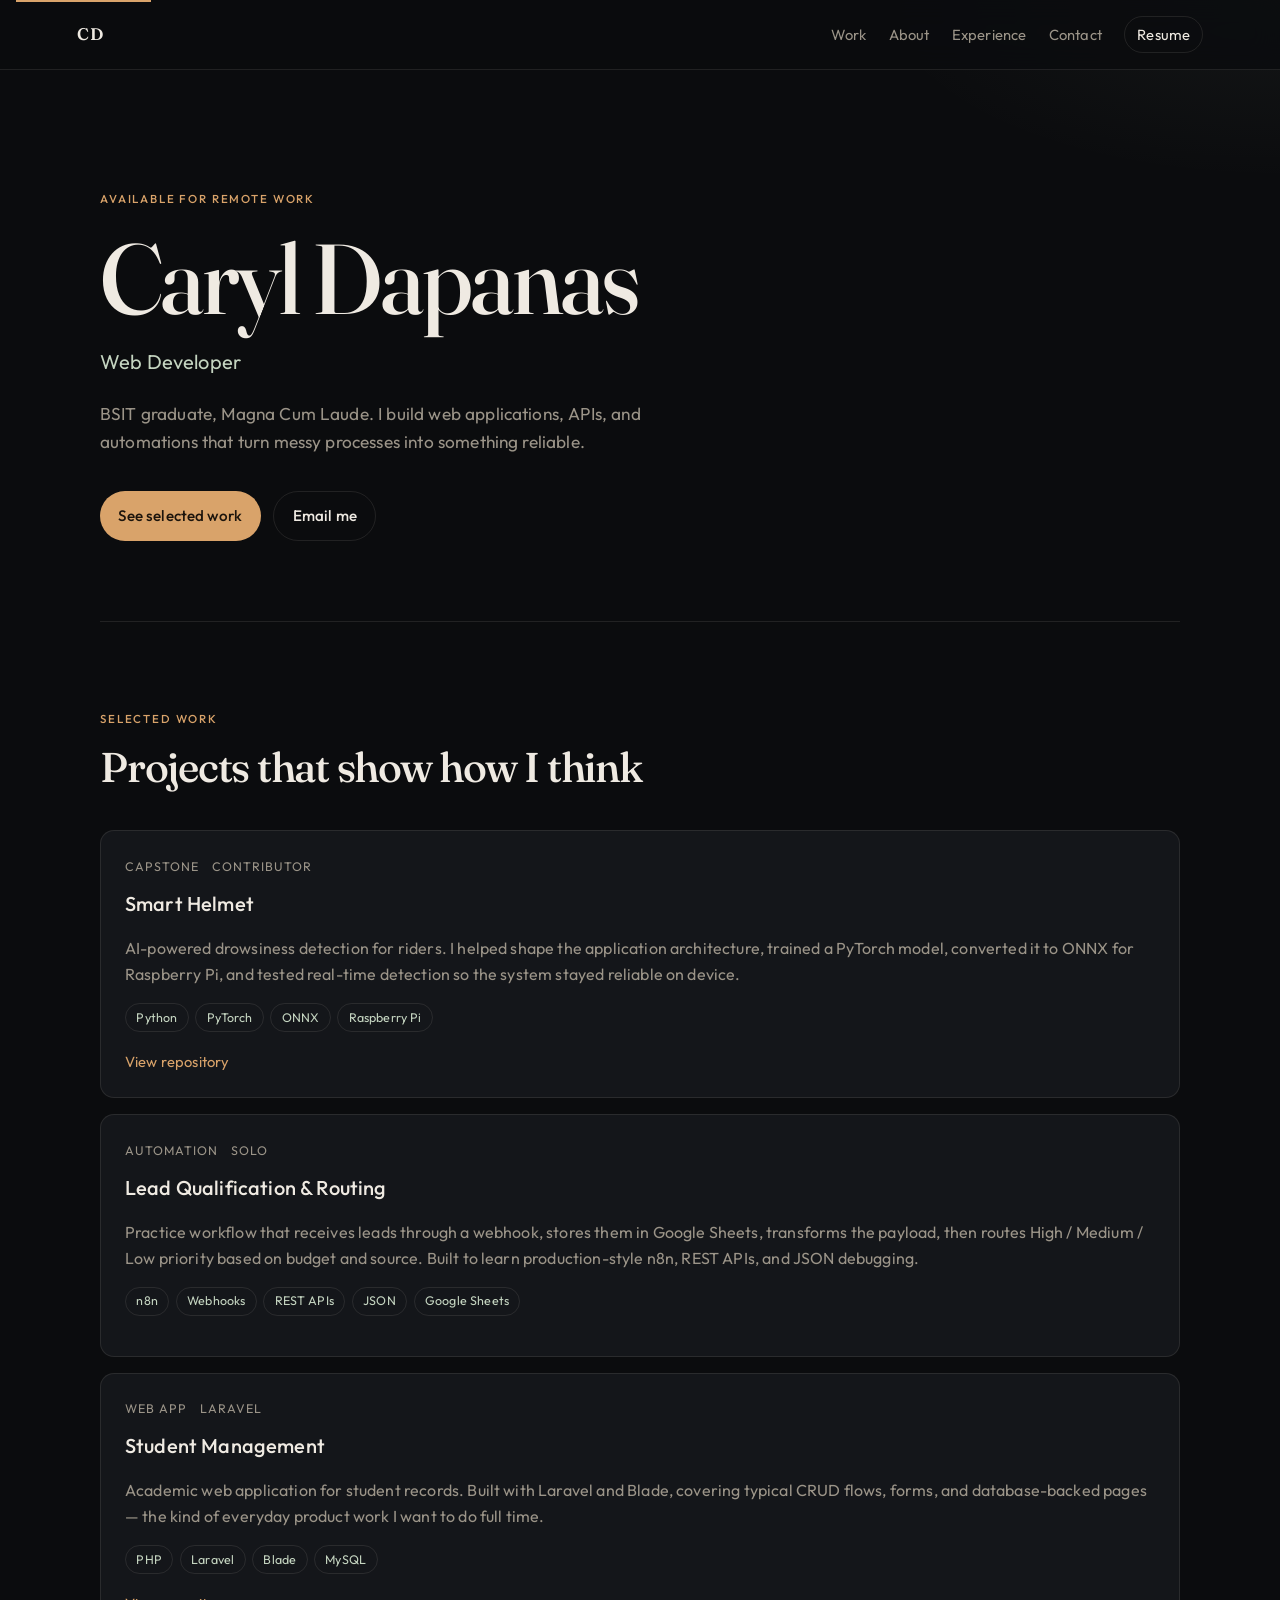
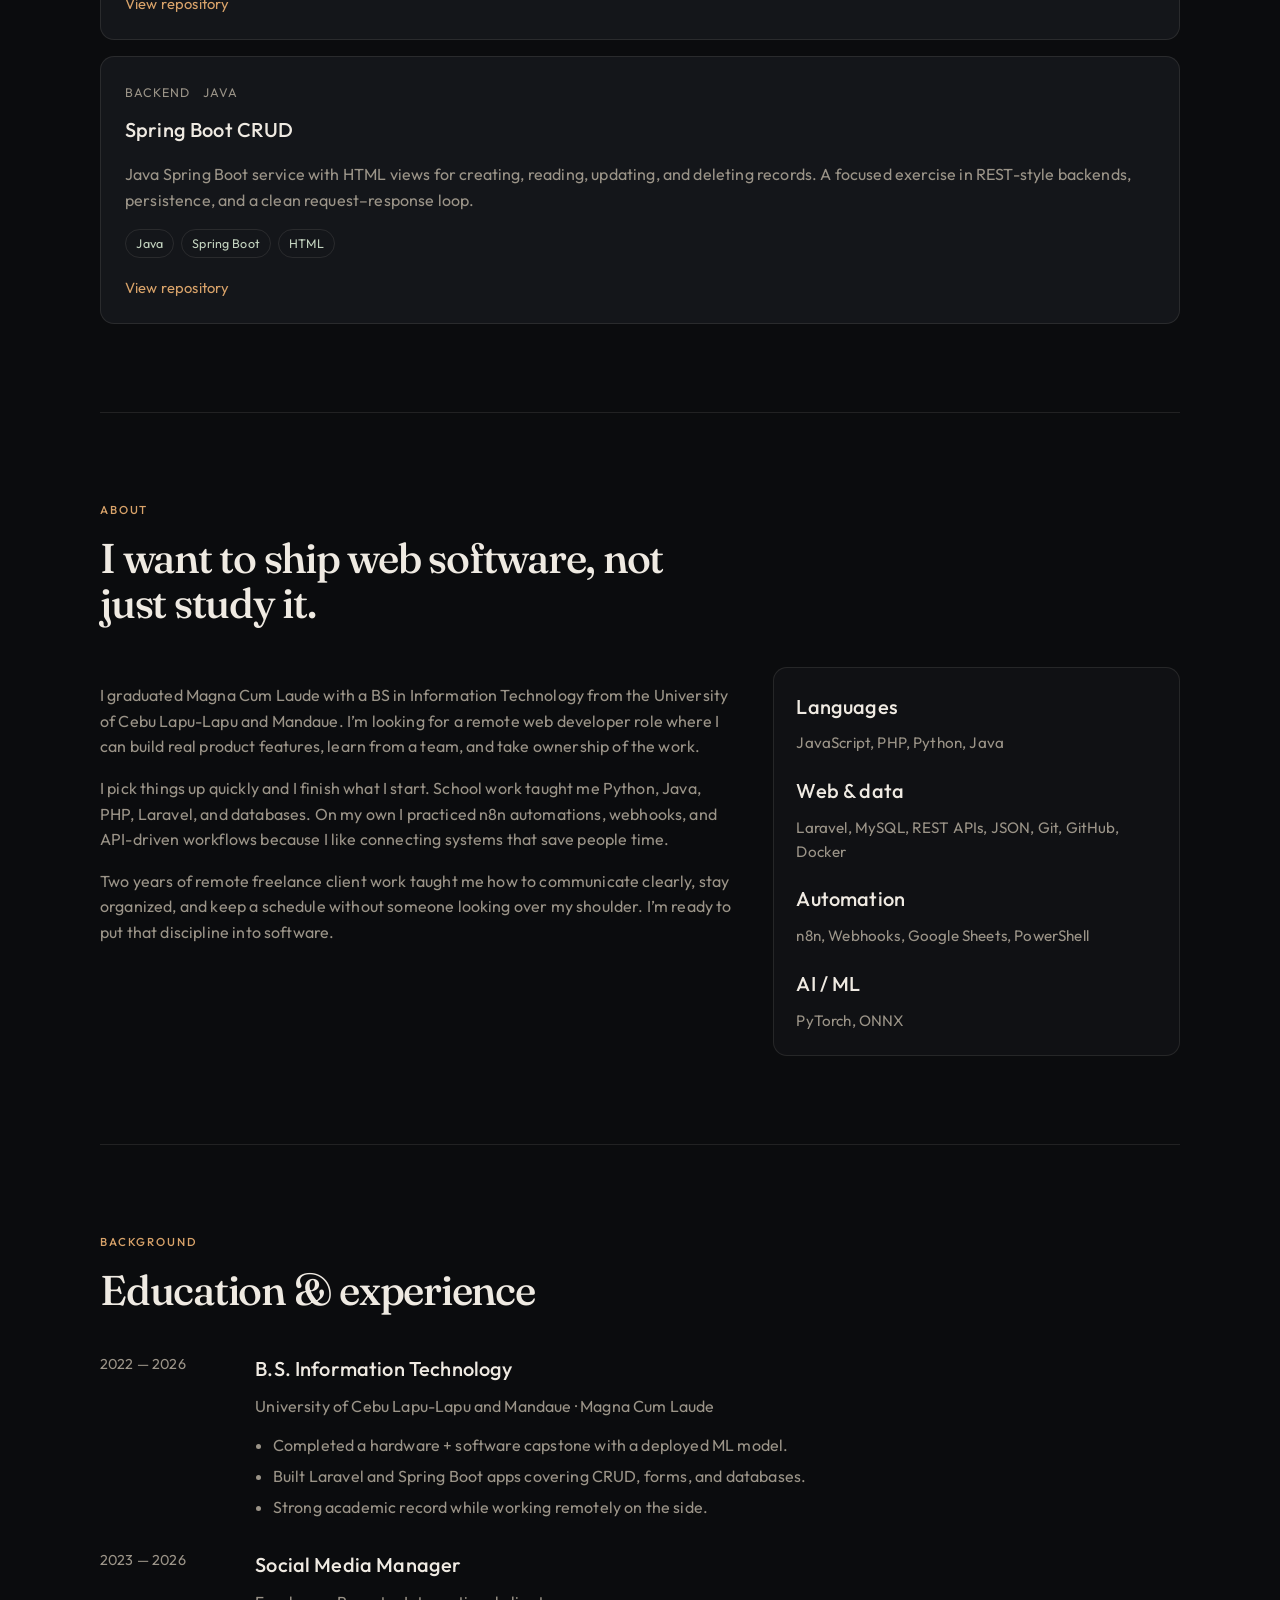
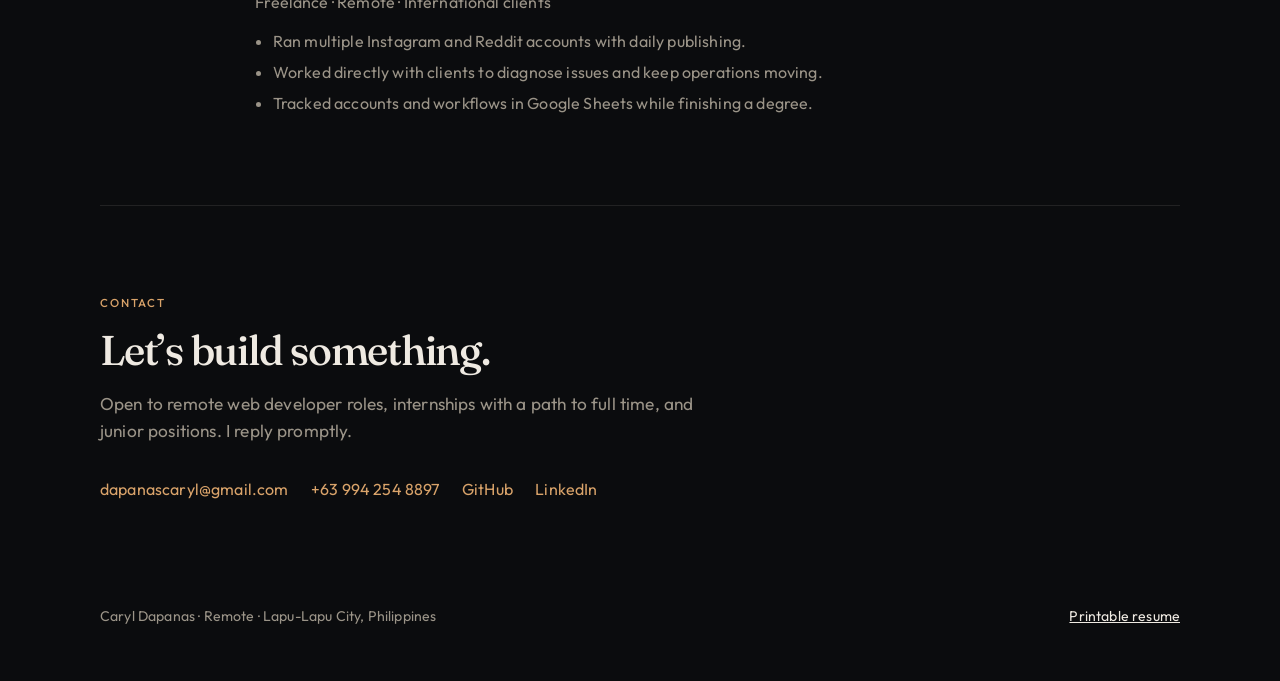
<file: index.html>
<!DOCTYPE html>
<html lang="en">
  <head>
    <meta charset="UTF-8" />
    <meta name="viewport" content="width=device-width, initial-scale=1.0" />
    <meta
      name="description"
      content="Caryl Dapanas — Web developer. BSIT Magna Cum Laude. Remote. Building web apps, APIs, and workflow automations."
    />
    <title>Caryl Dapanas — Web Developer</title>
    <link rel="icon" type="image/svg+xml" href="assets/favicon.svg" />
    <link rel="preconnect" href="https://fonts.googleapis.com" />
    <link rel="preconnect" href="https://fonts.gstatic.com" crossorigin />
    <link
      href="https://fonts.googleapis.com/css2?family=Fraunces:opsz,wght@9..144,500;9..144,600&family=Outfit:wght@300;400;500;600&display=swap"
      rel="stylesheet"
    />
    <link rel="stylesheet" href="css/styles.css" />
  </head>
  <body>
    <a class="skip-link" href="#main">Skip to content</a>
    <header class="site-header">
      <a class="logo" href="#top">CD</a>
      <button class="nav-toggle" type="button" aria-expanded="false" aria-controls="site-nav">
        <span class="sr-only">Menu</span>
        <span></span>
        <span></span>
      </button>
      <nav id="site-nav" class="site-nav" aria-label="Primary">
        <a href="#work">Work</a>
        <a href="#about">About</a>
        <a href="#experience">Experience</a>
        <a href="#contact">Contact</a>
        <a class="nav-resume" href="resume.html">Resume</a>
      </nav>
    </header>

    <main id="main">
      <section class="hero" id="top">
        <p class="eyebrow">Available for remote work</p>
        <h1>Caryl Dapanas</h1>
        <p class="title">Web Developer</p>
        <p class="lede">
          BSIT graduate, Magna Cum Laude. I build web applications, APIs, and
          automations that turn messy processes into something reliable.
        </p>
        <div class="hero-actions">
          <a class="btn btn-primary" href="#work">See selected work</a>
          <a class="btn btn-ghost" href="mailto:dapanascaryl@gmail.com">Email me</a>
        </div>
      </section>

      <section class="section" id="work">
        <div class="section-head">
          <p class="eyebrow">Selected work</p>
          <h2>Projects that show how I think</h2>
        </div>
        <div class="project-list">
          <article class="project">
            <div class="project-meta">
              <span>Capstone</span>
              <span>Contributor</span>
            </div>
            <h3>Smart Helmet</h3>
            <p>
              AI-powered drowsiness detection for riders. I helped shape the
              application architecture, trained a PyTorch model, converted it to
              ONNX for Raspberry Pi, and tested real-time detection so the
              system stayed reliable on device.
            </p>
            <ul class="tags">
              <li>Python</li>
              <li>PyTorch</li>
              <li>ONNX</li>
              <li>Raspberry Pi</li>
            </ul>
            <a class="text-link" href="https://github.com/dacereal/Smart-Helmet" target="_blank" rel="noopener noreferrer">View repository</a>
          </article>

          <article class="project">
            <div class="project-meta">
              <span>Automation</span>
              <span>Solo</span>
            </div>
            <h3>Lead Qualification &amp; Routing</h3>
            <p>
              Practice workflow that receives leads through a webhook, stores
              them in Google Sheets, transforms the payload, then routes
              High / Medium / Low priority based on budget and source. Built to
              learn production-style n8n, REST APIs, and JSON debugging.
            </p>
            <ul class="tags">
              <li>n8n</li>
              <li>Webhooks</li>
              <li>REST APIs</li>
              <li>JSON</li>
              <li>Google Sheets</li>
            </ul>
          </article>

          <article class="project">
            <div class="project-meta">
              <span>Web app</span>
              <span>Laravel</span>
            </div>
            <h3>Student Management</h3>
            <p>
              Academic web application for student records. Built with Laravel
              and Blade, covering typical CRUD flows, forms, and database-backed
              pages — the kind of everyday product work I want to do full time.
            </p>
            <ul class="tags">
              <li>PHP</li>
              <li>Laravel</li>
              <li>Blade</li>
              <li>MySQL</li>
            </ul>
            <a class="text-link" href="https://github.com/dacereal/Student-Managements" target="_blank" rel="noopener noreferrer">View repository</a>
          </article>

          <article class="project">
            <div class="project-meta">
              <span>Backend</span>
              <span>Java</span>
            </div>
            <h3>Spring Boot CRUD</h3>
            <p>
              Java Spring Boot service with HTML views for creating, reading,
              updating, and deleting records. A focused exercise in REST-style
              backends, persistence, and a clean request–response loop.
            </p>
            <ul class="tags">
              <li>Java</li>
              <li>Spring Boot</li>
              <li>HTML</li>
            </ul>
            <a class="text-link" href="https://github.com/dacereal/SpringBootCrud" target="_blank" rel="noopener noreferrer">View repository</a>
          </article>
        </div>
      </section>

      <section class="section" id="about">
        <div class="section-head">
          <p class="eyebrow">About</p>
          <h2>I want to ship web software, not just study it.</h2>
        </div>
        <div class="about-grid">
          <div class="about-copy">
            <p>
              I graduated Magna Cum Laude with a BS in Information Technology
              from the University of Cebu Lapu-Lapu and Mandaue. I’m looking for
              a remote web developer role where I can build real product
              features, learn from a team, and take ownership of the work.
            </p>
            <p>
              I pick things up quickly and I finish what I start. School work
              taught me Python, Java, PHP, Laravel, and databases. On my own I
              practiced n8n automations, webhooks, and API-driven workflows
              because I like connecting systems that save people time.
            </p>
            <p>
              Two years of remote freelance client work taught me how to
              communicate clearly, stay organized, and keep a schedule without
              someone looking over my shoulder. I’m ready to put that discipline
              into software.
            </p>
          </div>
          <aside class="skills" aria-label="Skills">
            <div>
              <h3>Languages</h3>
              <p>JavaScript, PHP, Python, Java</p>
            </div>
            <div>
              <h3>Web &amp; data</h3>
              <p>Laravel, MySQL, REST APIs, JSON, Git, GitHub, Docker</p>
            </div>
            <div>
              <h3>Automation</h3>
              <p>n8n, Webhooks, Google Sheets, PowerShell</p>
            </div>
            <div>
              <h3>AI / ML</h3>
              <p>PyTorch, ONNX</p>
            </div>
          </aside>
        </div>
      </section>

      <section class="section" id="experience">
        <div class="section-head">
          <p class="eyebrow">Background</p>
          <h2>Education &amp; experience</h2>
        </div>
        <div class="timeline">
          <article class="timeline-item">
            <p class="when">2022 — 2026</p>
            <div>
              <h3>B.S. Information Technology</h3>
              <p class="where">University of Cebu Lapu-Lapu and Mandaue · Magna Cum Laude</p>
              <ul>
                <li>Completed a hardware + software capstone with a deployed ML model.</li>
                <li>Built Laravel and Spring Boot apps covering CRUD, forms, and databases.</li>
                <li>Strong academic record while working remotely on the side.</li>
              </ul>
            </div>
          </article>
          <article class="timeline-item">
            <p class="when">2023 — 2026</p>
            <div>
              <h3>Social Media Manager</h3>
              <p class="where">Freelance · Remote · International clients</p>
              <ul>
                <li>Ran multiple Instagram and Reddit accounts with daily publishing.</li>
                <li>Worked directly with clients to diagnose issues and keep operations moving.</li>
                <li>Tracked accounts and workflows in Google Sheets while finishing a degree.</li>
              </ul>
            </div>
          </article>
        </div>
      </section>

      <section class="section contact" id="contact">
        <p class="eyebrow">Contact</p>
        <h2>Let’s build something.</h2>
        <p class="lede">
          Open to remote web developer roles, internships with a path to full
          time, and junior positions. I reply promptly.
        </p>
        <div class="contact-links">
          <a href="mailto:dapanascaryl@gmail.com">dapanascaryl@gmail.com</a>
          <a href="tel:+639942548897">+63 994 254 8897</a>
          <a href="https://github.com/dacereal" target="_blank" rel="noopener noreferrer">GitHub</a>
          <a href="https://www.linkedin.com/in/caryl-dapanas-36866442a" target="_blank" rel="noopener noreferrer">LinkedIn</a>
        </div>
      </section>
    </main>

    <footer class="site-footer">
      <p>Caryl Dapanas · Remote · Lapu-Lapu City, Philippines</p>
      <p><a href="resume.html">Printable resume</a></p>
    </footer>
    <script src="js/main.js"></script>
  </body>
</html>
</file>
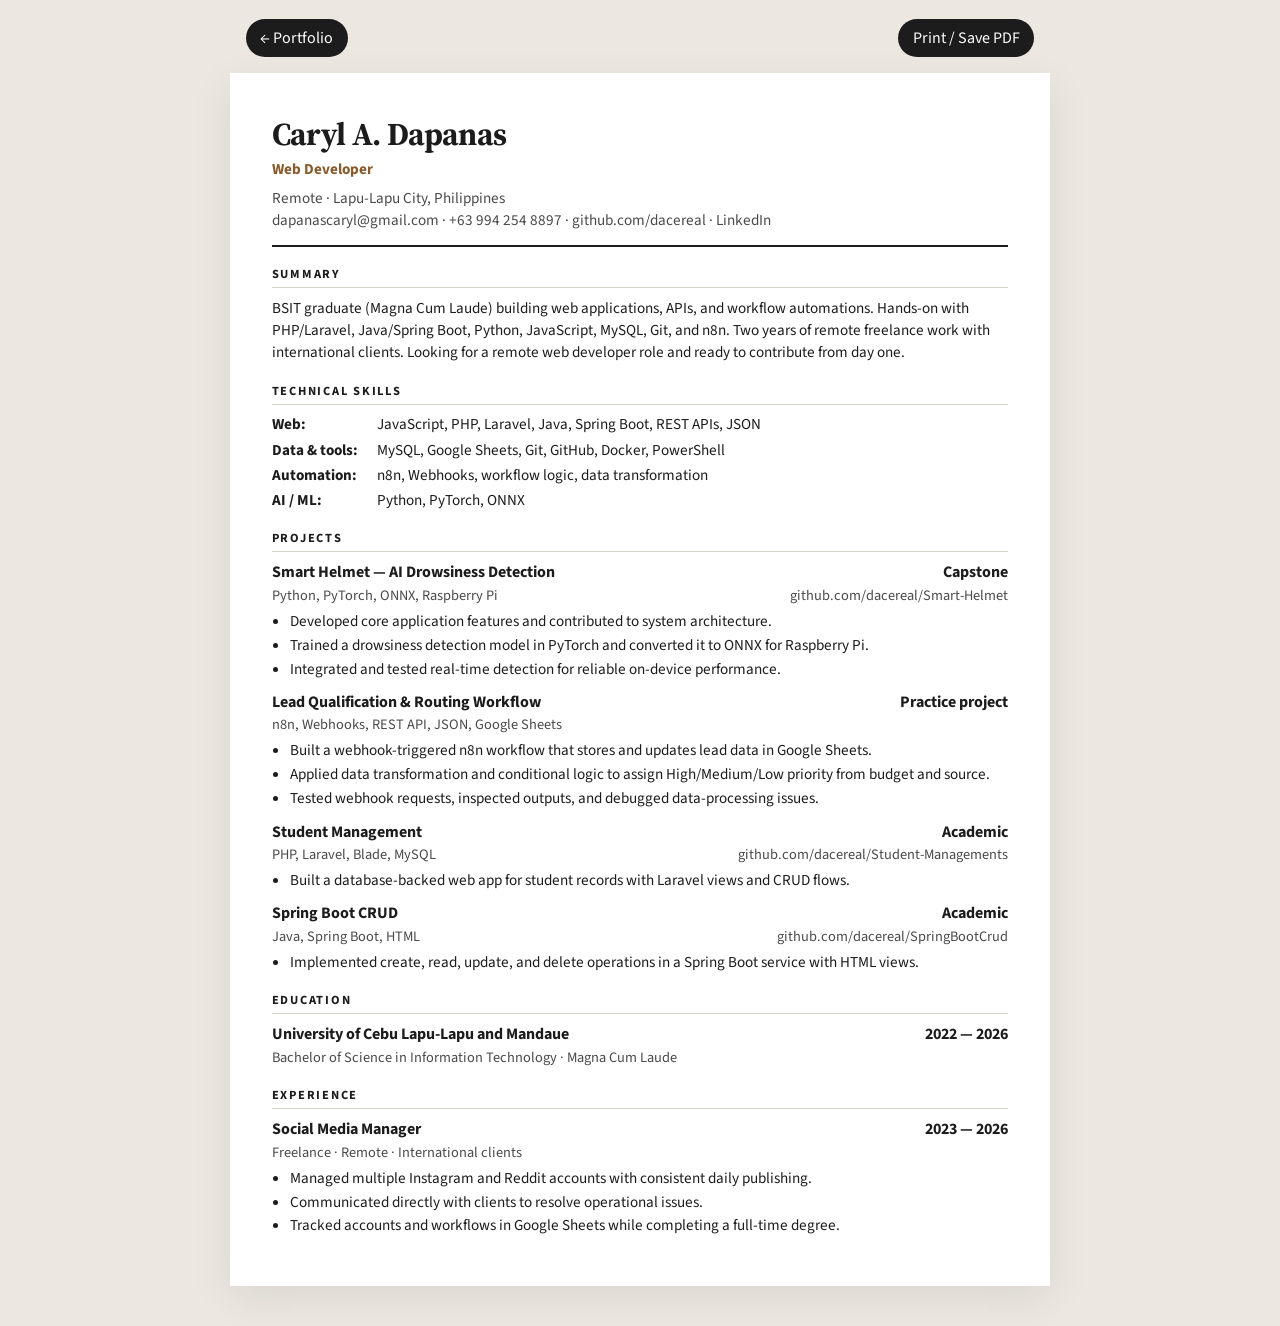
<file: resume.html>
<!DOCTYPE html>
<html lang="en">
  <head>
    <meta charset="UTF-8" />
    <meta name="viewport" content="width=device-width, initial-scale=1.0" />
    <title>Caryl A. Dapanas — Resume</title>
    <link rel="icon" type="image/svg+xml" href="assets/favicon.svg" />
    <link rel="preconnect" href="https://fonts.googleapis.com" />
    <link rel="preconnect" href="https://fonts.gstatic.com" crossorigin />
    <link
      href="https://fonts.googleapis.com/css2?family=Source+Serif+4:opsz,wght@8..60,600&family=Source+Sans+3:wght@400;600;700&display=swap"
      rel="stylesheet"
    />
    <style>
      :root {
        --ink: #1c1c1c;
        --muted: #4a4a4a;
        --line: #d8d4cc;
        --accent: #8a5a2b;
      }
      * {
        box-sizing: border-box;
      }
      body {
        margin: 0;
        background: #ece8e1;
        color: var(--ink);
        font-family: "Source Sans 3", "Segoe UI", sans-serif;
      }
      .toolbar {
        max-width: 820px;
        margin: 1.2rem auto 0;
        display: flex;
        justify-content: space-between;
        gap: 1rem;
        padding: 0 1rem;
      }
      .toolbar a,
      .toolbar button {
        font: inherit;
        background: #1c1c1c;
        color: #fff;
        border: 0;
        border-radius: 999px;
        padding: 0.5rem 0.9rem;
        text-decoration: none;
        cursor: pointer;
      }
      .page {
        width: min(820px, calc(100% - 2rem));
        margin: 1rem auto 2.5rem;
        background: #fff;
        padding: 2.4rem 2.6rem;
        box-shadow: 0 12px 40px rgba(0, 0, 0, 0.08);
      }
      header {
        border-bottom: 2px solid var(--ink);
        padding-bottom: 0.85rem;
        margin-bottom: 1.1rem;
      }
      h1 {
        font-family: "Source Serif 4", Georgia, serif;
        font-size: 2rem;
        margin: 0 0 0.15rem;
        letter-spacing: -0.02em;
      }
      .role {
        font-weight: 700;
        margin: 0 0 0.45rem;
        color: var(--accent);
      }
      .meta {
        margin: 0;
        color: var(--muted);
        font-size: 0.95rem;
      }
      .meta a {
        color: inherit;
        text-decoration: none;
      }
      h2 {
        font-size: 0.78rem;
        letter-spacing: 0.14em;
        text-transform: uppercase;
        border-bottom: 1px solid var(--line);
        padding-bottom: 0.25rem;
        margin: 1.15rem 0 0.55rem;
      }
      p,
      li {
        font-size: 0.95rem;
        line-height: 1.45;
        color: var(--ink);
      }
      .summary {
        margin: 0;
      }
      .job {
        margin-bottom: 0.7rem;
      }
      .job-head {
        display: flex;
        justify-content: space-between;
        gap: 1rem;
        font-weight: 700;
      }
      .job-sub {
        display: flex;
        justify-content: space-between;
        color: var(--muted);
        font-size: 0.9rem;
        margin: 0.1rem 0 0.25rem;
      }
      ul {
        margin: 0.15rem 0 0;
        padding-left: 1.15rem;
      }
      li + li {
        margin-top: 0.12rem;
      }
      .skills p {
        margin: 0.2rem 0;
      }
      .skills strong {
        display: inline-block;
        min-width: 6.4rem;
      }
      @media print {
        body {
          background: #fff;
        }
        .toolbar {
          display: none;
        }
        .page {
          width: auto;
          margin: 0;
          box-shadow: none;
          padding: 0;
        }
      }
      @media (max-width: 640px) {
        .job-head,
        .job-sub {
          flex-direction: column;
          gap: 0.1rem;
        }
      }
    </style>
  </head>
  <body>
    <div class="toolbar">
      <a href="index.html">← Portfolio</a>
      <button type="button" onclick="window.print()">Print / Save PDF</button>
    </div>
    <article class="page">
      <header>
        <h1>Caryl A. Dapanas</h1>
        <p class="role">Web Developer</p>
        <p class="meta">
          Remote · Lapu-Lapu City, Philippines<br />
          <a href="mailto:dapanascaryl@gmail.com">dapanascaryl@gmail.com</a>
          ·
          <a href="tel:+639942548897">+63 994 254 8897</a>
          ·
          <a href="https://github.com/dacereal">github.com/dacereal</a>
          ·
          <a href="https://www.linkedin.com/in/caryl-dapanas-36866442a">LinkedIn</a>
        </p>
      </header>

      <section>
        <h2>Summary</h2>
        <p class="summary">
          BSIT graduate (Magna Cum Laude) building web applications, APIs, and
          workflow automations. Hands-on with PHP/Laravel, Java/Spring Boot,
          Python, JavaScript, MySQL, Git, and n8n. Two years of remote freelance
          work with international clients. Looking for a remote web developer
          role and ready to contribute from day one.
        </p>
      </section>

      <section class="skills">
        <h2>Technical skills</h2>
        <p><strong>Web:</strong> JavaScript, PHP, Laravel, Java, Spring Boot, REST APIs, JSON</p>
        <p><strong>Data &amp; tools:</strong> MySQL, Google Sheets, Git, GitHub, Docker, PowerShell</p>
        <p><strong>Automation:</strong> n8n, Webhooks, workflow logic, data transformation</p>
        <p><strong>AI / ML:</strong> Python, PyTorch, ONNX</p>
      </section>

      <section>
        <h2>Projects</h2>
        <div class="job">
          <div class="job-head">
            <span>Smart Helmet — AI Drowsiness Detection</span>
            <span>Capstone</span>
          </div>
          <div class="job-sub">
            <span>Python, PyTorch, ONNX, Raspberry Pi</span>
            <span>github.com/dacereal/Smart-Helmet</span>
          </div>
          <ul>
            <li>Developed core application features and contributed to system architecture.</li>
            <li>Trained a drowsiness detection model in PyTorch and converted it to ONNX for Raspberry Pi.</li>
            <li>Integrated and tested real-time detection for reliable on-device performance.</li>
          </ul>
        </div>
        <div class="job">
          <div class="job-head">
            <span>Lead Qualification &amp; Routing Workflow</span>
            <span>Practice project</span>
          </div>
          <div class="job-sub">
            <span>n8n, Webhooks, REST API, JSON, Google Sheets</span>
            <span></span>
          </div>
          <ul>
            <li>Built a webhook-triggered n8n workflow that stores and updates lead data in Google Sheets.</li>
            <li>Applied data transformation and conditional logic to assign High/Medium/Low priority from budget and source.</li>
            <li>Tested webhook requests, inspected outputs, and debugged data-processing issues.</li>
          </ul>
        </div>
        <div class="job">
          <div class="job-head">
            <span>Student Management</span>
            <span>Academic</span>
          </div>
          <div class="job-sub">
            <span>PHP, Laravel, Blade, MySQL</span>
            <span>github.com/dacereal/Student-Managements</span>
          </div>
          <ul>
            <li>Built a database-backed web app for student records with Laravel views and CRUD flows.</li>
          </ul>
        </div>
        <div class="job">
          <div class="job-head">
            <span>Spring Boot CRUD</span>
            <span>Academic</span>
          </div>
          <div class="job-sub">
            <span>Java, Spring Boot, HTML</span>
            <span>github.com/dacereal/SpringBootCrud</span>
          </div>
          <ul>
            <li>Implemented create, read, update, and delete operations in a Spring Boot service with HTML views.</li>
          </ul>
        </div>
      </section>

      <section>
        <h2>Education</h2>
        <div class="job">
          <div class="job-head">
            <span>University of Cebu Lapu-Lapu and Mandaue</span>
            <span>2022 — 2026</span>
          </div>
          <div class="job-sub">
            <span>Bachelor of Science in Information Technology · Magna Cum Laude</span>
            <span></span>
          </div>
        </div>
      </section>

      <section>
        <h2>Experience</h2>
        <div class="job">
          <div class="job-head">
            <span>Social Media Manager</span>
            <span>2023 — 2026</span>
          </div>
          <div class="job-sub">
            <span>Freelance · Remote · International clients</span>
            <span></span>
          </div>
          <ul>
            <li>Managed multiple Instagram and Reddit accounts with consistent daily publishing.</li>
            <li>Communicated directly with clients to resolve operational issues.</li>
            <li>Tracked accounts and workflows in Google Sheets while completing a full-time degree.</li>
          </ul>
        </div>
      </section>
    </article>
  </body>
</html>
</file>
<file: css/styles.css>
:root {
  --bg: #0b0c0e;
  --bg-elev: #14161a;
  --line: rgba(232, 224, 210, 0.1);
  --text: #efeae2;
  --muted: #9b9488;
  --accent: #d9a36a;
  --accent-2: #c4d4c0;
  --radius: 14px;
  --max: 1080px;
}

*,
*::before,
*::after {
  box-sizing: border-box;
}

html {
  scroll-behavior: smooth;
}

body {
  margin: 0;
  font-family: "Outfit", system-ui, sans-serif;
  background:
    radial-gradient(1200px 500px at 10% -10%, rgba(217, 163, 106, 0.08), transparent 50%),
    radial-gradient(900px 400px at 100% 0%, rgba(196, 212, 192, 0.05), transparent 45%),
    var(--bg);
  color: var(--text);
  line-height: 1.6;
  letter-spacing: 0.01em;
}

img {
  max-width: 100%;
}

a {
  color: inherit;
}

.sr-only {
  position: absolute;
  width: 1px;
  height: 1px;
  padding: 0;
  margin: -1px;
  overflow: hidden;
  clip: rect(0, 0, 0, 0);
  border: 0;
}

.skip-link {
  position: absolute;
  left: 1rem;
  top: -40px;
  background: var(--accent);
  color: #1a140e;
  padding: 0.5rem 0.8rem;
  z-index: 20;
}

.skip-link:focus {
  top: 0.75rem;
}

.site-header {
  position: sticky;
  top: 0;
  z-index: 10;
  display: flex;
  align-items: center;
  justify-content: space-between;
  padding: 1rem 6vw;
  background: rgba(11, 12, 14, 0.8);
  backdrop-filter: blur(14px);
  border-bottom: 1px solid var(--line);
}

.logo {
  font-family: "Fraunces", Georgia, serif;
  font-weight: 600;
  text-decoration: none;
  letter-spacing: 0.08em;
  font-size: 1.05rem;
}

.site-nav {
  display: flex;
  gap: 1.4rem;
  align-items: center;
}

.site-nav a {
  text-decoration: none;
  color: var(--muted);
  font-size: 0.92rem;
}

.site-nav a:hover,
.site-nav a:focus-visible {
  color: var(--text);
}

.nav-resume {
  border: 1px solid var(--line);
  padding: 0.35rem 0.75rem;
  border-radius: 999px;
  color: var(--text) !important;
}

.nav-toggle {
  display: none;
  background: none;
  border: 0;
  width: 2.2rem;
  height: 2.2rem;
  padding: 0;
  cursor: pointer;
}

.nav-toggle span {
  display: block;
  height: 1px;
  background: var(--text);
  margin: 6px 0;
}

.hero,
.section,
.site-footer {
  width: min(var(--max), calc(100% - 12vw));
  margin-inline: auto;
}

.hero {
  padding: 7.5rem 0 5rem;
  border-bottom: 1px solid var(--line);
}

.eyebrow {
  color: var(--accent);
  text-transform: uppercase;
  letter-spacing: 0.16em;
  font-size: 0.72rem;
  margin: 0 0 1rem;
  font-weight: 500;
}

.hero h1,
.section h2,
.contact h2 {
  font-family: "Fraunces", Georgia, serif;
  font-weight: 500;
  letter-spacing: -0.03em;
  line-height: 1.1;
  margin: 0;
}

.hero h1 {
  font-size: clamp(3rem, 8vw, 6.2rem);
}

.title {
  margin: 0.8rem 0 1.4rem;
  font-size: 1.25rem;
  color: var(--accent-2);
  font-weight: 400;
}

.lede {
  max-width: 38rem;
  color: var(--muted);
  font-size: 1.08rem;
  margin: 0;
}

.hero-actions {
  display: flex;
  flex-wrap: wrap;
  gap: 0.8rem;
  margin-top: 2.2rem;
}

.btn {
  display: inline-flex;
  align-items: center;
  text-decoration: none;
  padding: 0.75rem 1.15rem;
  border-radius: 999px;
  font-size: 0.95rem;
  font-weight: 500;
}

.btn-primary {
  background: var(--accent);
  color: #1c140c;
}

.btn-ghost {
  border: 1px solid var(--line);
  color: var(--text);
}

.section {
  padding: 5.5rem 0;
  border-bottom: 1px solid var(--line);
}

.section-head {
  margin-bottom: 2.5rem;
  max-width: 38rem;
}

.section h2 {
  font-size: clamp(1.8rem, 4vw, 2.6rem);
}

.project-list {
  display: grid;
  gap: 1rem;
}

.project {
  background: var(--bg-elev);
  border: 1px solid var(--line);
  border-radius: var(--radius);
  padding: 1.6rem 1.5rem 1.4rem;
}

.project-meta {
  display: flex;
  gap: 0.8rem;
  color: var(--muted);
  font-size: 0.78rem;
  letter-spacing: 0.08em;
  text-transform: uppercase;
  margin-bottom: 0.7rem;
}

.project h3,
.timeline h3,
.skills h3 {
  margin: 0 0 0.55rem;
  font-size: 1.25rem;
  font-weight: 500;
}

.project p,
.about-copy p,
.timeline p,
.timeline li {
  color: var(--muted);
}

.tags {
  display: flex;
  flex-wrap: wrap;
  gap: 0.4rem;
  list-style: none;
  padding: 0;
  margin: 1rem 0 1.1rem;
}

.tags li {
  border: 1px solid var(--line);
  border-radius: 999px;
  padding: 0.2rem 0.65rem;
  font-size: 0.78rem;
  color: var(--accent-2);
}

.text-link {
  color: var(--accent);
  text-decoration: none;
  font-size: 0.92rem;
}

.text-link:hover {
  text-decoration: underline;
}

.about-grid {
  display: grid;
  grid-template-columns: minmax(0, 1.4fr) minmax(0, 0.9fr);
  gap: 2.5rem;
}

.about-copy p + p {
  margin-top: 1rem;
}

.skills {
  display: grid;
  gap: 1.2rem;
  align-content: start;
  padding: 1.4rem;
  border: 1px solid var(--line);
  border-radius: var(--radius);
  background: rgba(20, 22, 26, 0.6);
}

.skills p {
  margin: 0;
  color: var(--muted);
  font-size: 0.95rem;
}

.timeline {
  display: grid;
  gap: 1.8rem;
}

.timeline-item {
  display: grid;
  grid-template-columns: 8.5rem minmax(0, 1fr);
  gap: 1.2rem;
}

.when {
  margin: 0;
  color: var(--accent);
  font-size: 0.9rem;
}

.where {
  margin: 0 0 0.8rem;
}

.timeline ul {
  margin: 0;
  padding-left: 1.1rem;
}

.timeline li + li {
  margin-top: 0.35rem;
}

.contact {
  border-bottom: 0;
  padding-bottom: 4rem;
}

.contact .lede {
  margin-top: 1rem;
}

.contact-links {
  display: flex;
  flex-wrap: wrap;
  gap: 0.8rem 1.4rem;
  margin-top: 2rem;
}

.contact-links a {
  color: var(--accent);
  text-decoration: none;
}

.contact-links a:hover {
  text-decoration: underline;
}

.site-footer {
  display: flex;
  justify-content: space-between;
  gap: 1rem;
  flex-wrap: wrap;
  padding: 1.5rem 0 2.5rem;
  color: var(--muted);
  font-size: 0.88rem;
}

.site-footer a {
  color: var(--text);
}

@media (max-width: 800px) {
  .about-grid,
  .timeline-item {
    grid-template-columns: 1fr;
  }

  .hero {
    padding-top: 5rem;
  }

  .nav-toggle {
    display: block;
  }

  .site-nav {
    display: none;
    position: absolute;
    right: 6vw;
    top: 3.6rem;
    flex-direction: column;
    align-items: flex-start;
    background: #121317;
    border: 1px solid var(--line);
    border-radius: 12px;
    padding: 1rem 1.2rem;
    min-width: 11rem;
  }

  .site-nav.open {
    display: flex;
  }
}
</file>
